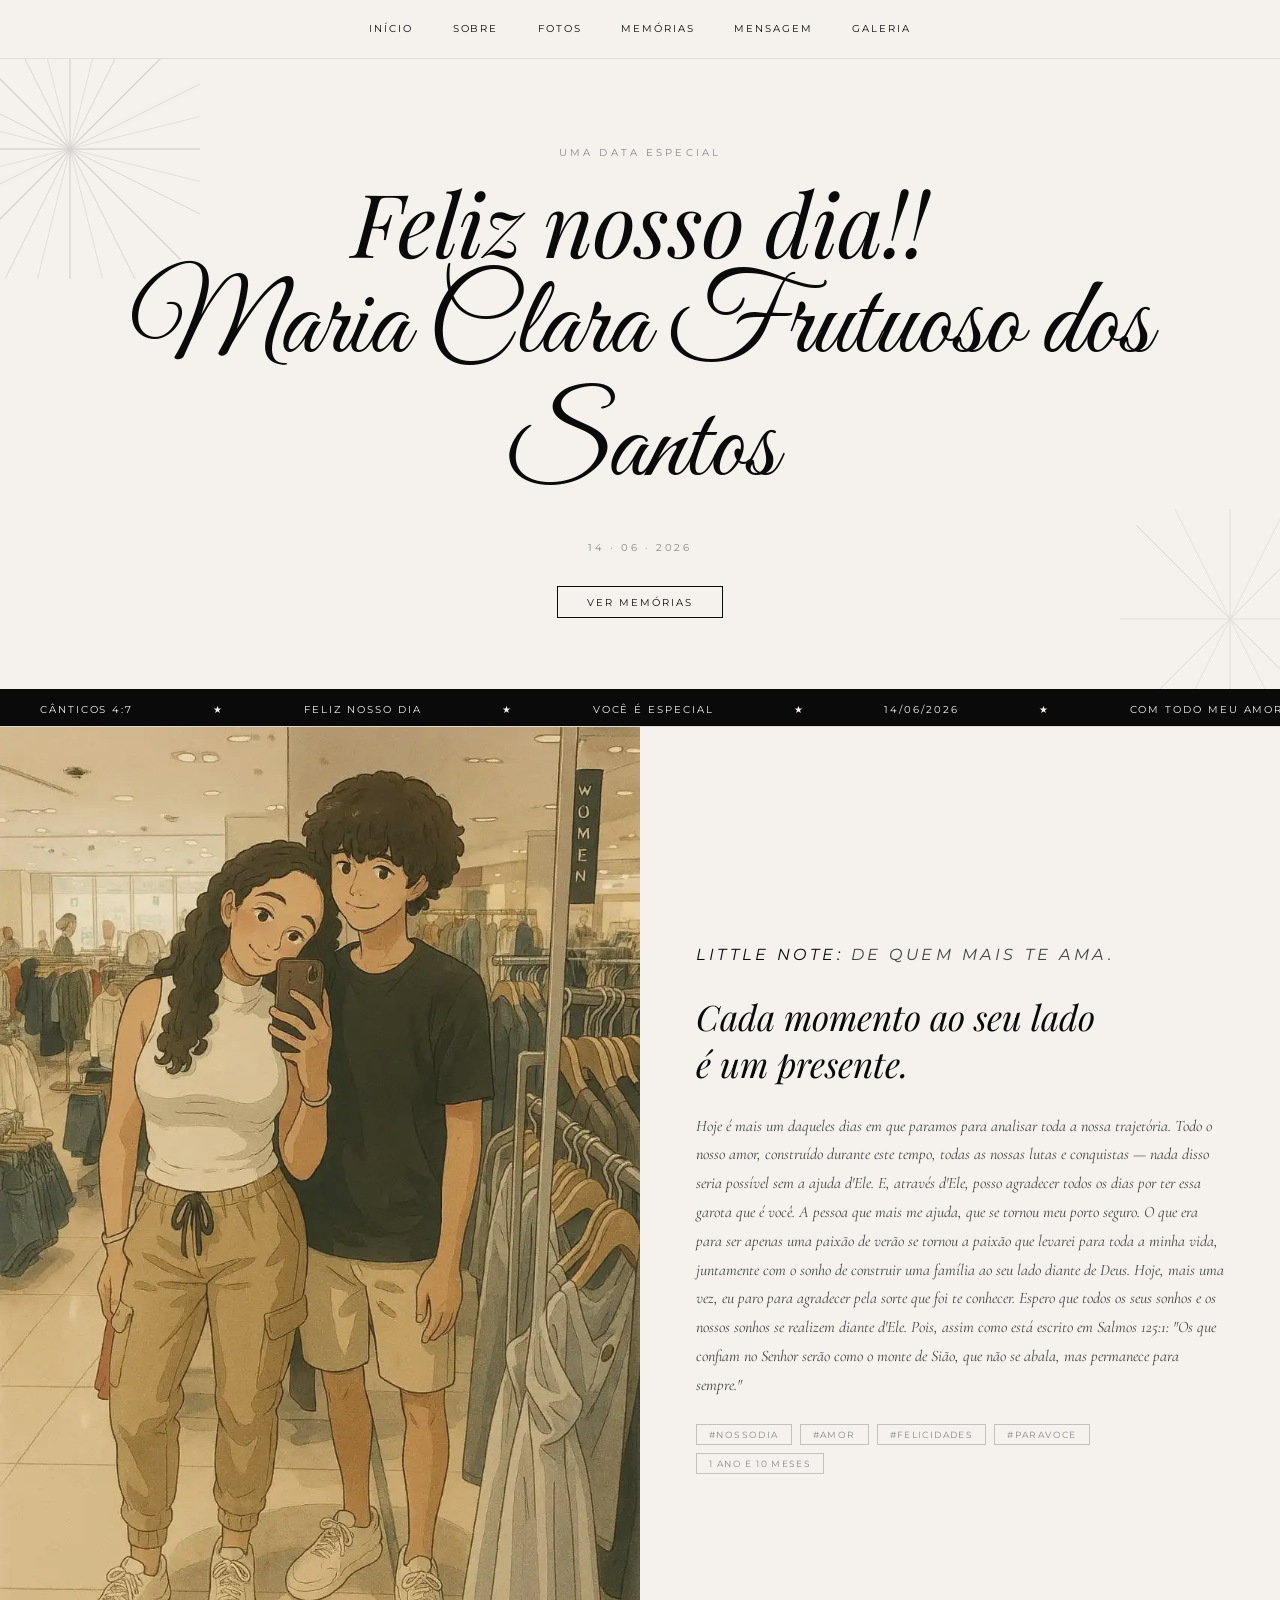
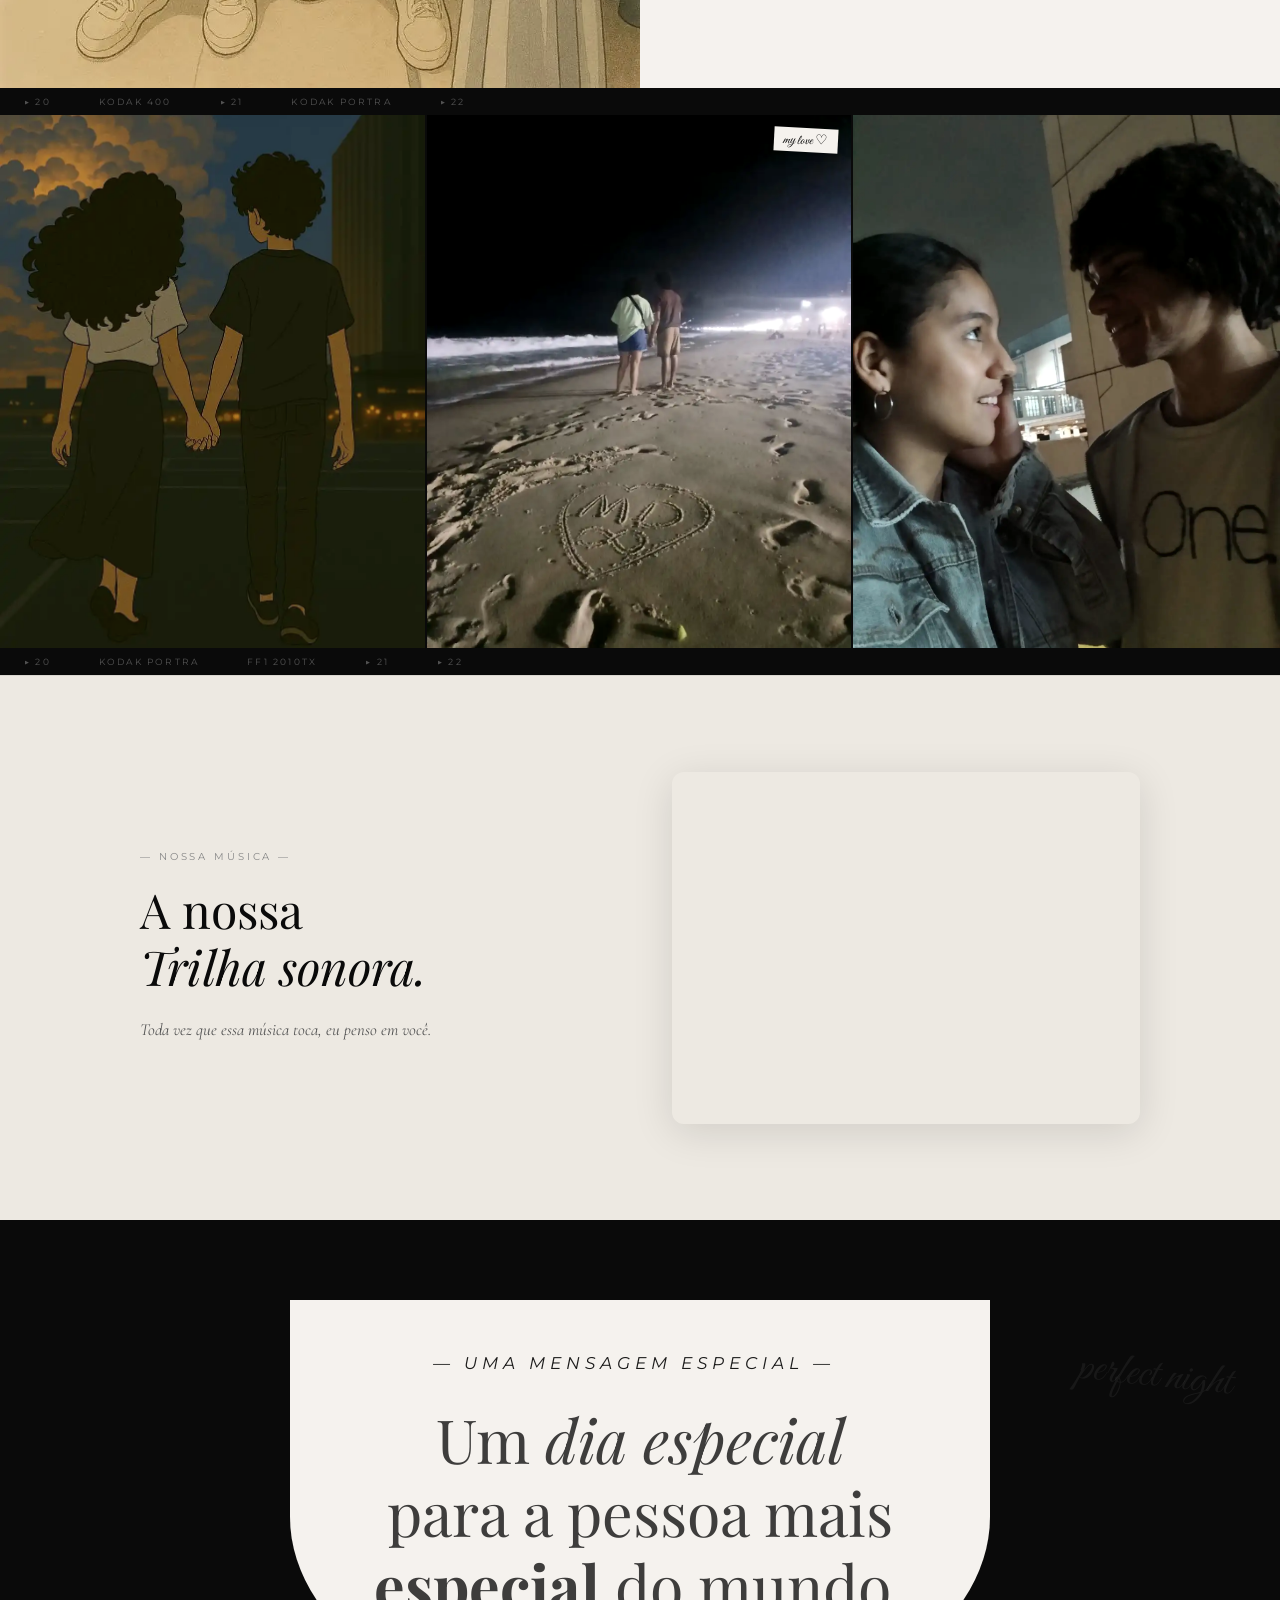
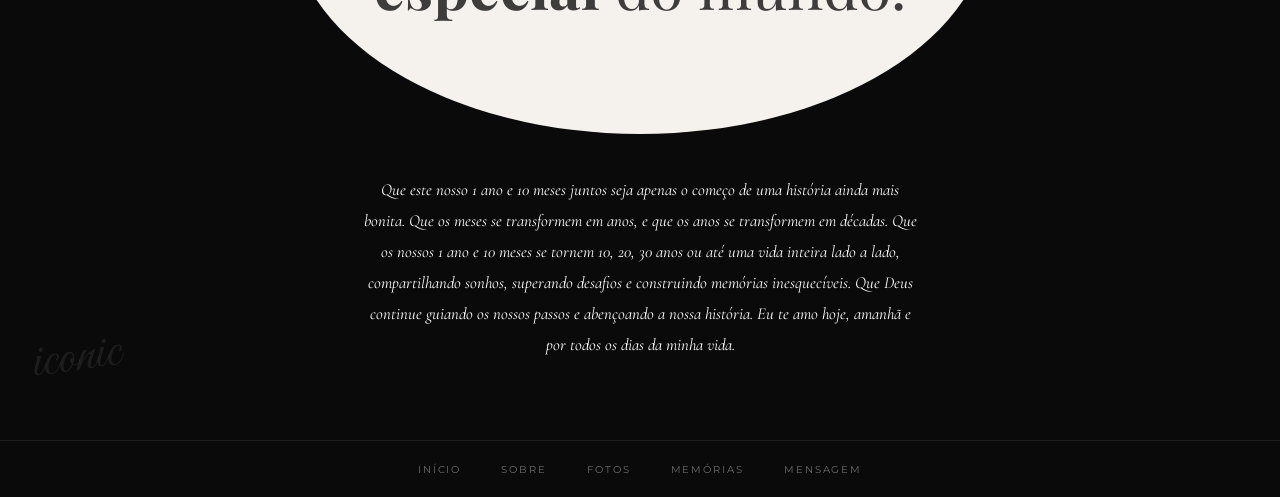
<file: index.html>
<!DOCTYPE html>
<html lang="pt-BR">
<head>
  <meta charset="UTF-8" />
  <meta name="viewport" content="width=device-width, initial-scale=1.0"/>
  <title>Happy Day...</title>

  <!-- Fontes -->
  <link rel="preconnect" href="https://fonts.googleapis.com">
  <link href="https://fonts.googleapis.com/css2?family=Playfair+Display:ital,wght@0,400;0,700;1,400&family=Great+Vibes&family=Cormorant+Garamond:ital,wght@0,300;0,400;1,300;1,400&family=Montserrat:wght@300;400;500&display=swap" rel="stylesheet">

  <!-- Estilos -->
  <link rel="stylesheet" href="style.css">
</head>
<body>

  <!-- ══ NAV ══════════════════════════════ -->
  <nav>
    <a href="#inicio">Início</a>
    <a href="#sobre">Sobre</a>
    <a href="#galeria">Fotos</a>
    <a href="#memorias">Memórias</a>
    <a href="#mensagem">Mensagem</a>
    <a href="fotos.html">Galeria</a>
  </nav>


  <!-- ══ HERO ═════════════════════════════ -->
  <section class="hero" id="inicio">

    <!-- Decoração: raios de sol (starburst) -->
    <svg class="hero-starburst" viewBox="0 0 200 200" fill="none" xmlns="http://www.w3.org/2000/svg">
      <line x1="100" y1="0"   x2="100" y2="200" stroke="black" stroke-width="1"/>
      <line x1="0"   y1="100" x2="200" y2="100" stroke="black" stroke-width="1"/>
      <line x1="15"  y1="15"  x2="185" y2="185" stroke="black" stroke-width="1"/>
      <line x1="185" y1="15"  x2="15"  y2="185" stroke="black" stroke-width="1"/>
      <line x1="50"  y1="0"   x2="150" y2="200" stroke="black" stroke-width=".7"/>
      <line x1="150" y1="0"   x2="50"  y2="200" stroke="black" stroke-width=".7"/>
      <line x1="0"   y1="50"  x2="200" y2="150" stroke="black" stroke-width=".7"/>
      <line x1="0"   y1="150" x2="200" y2="50"  stroke="black" stroke-width=".7"/>
      <line x1="75"  y1="0"   x2="125" y2="200" stroke="black" stroke-width=".5"/>
      <line x1="125" y1="0"   x2="75"  y2="200" stroke="black" stroke-width=".5"/>
      <line x1="0"   y1="75"  x2="200" y2="125" stroke="black" stroke-width=".5"/>
      <line x1="0"   y1="125" x2="200" y2="75"  stroke="black" stroke-width=".5"/>
    </svg>

    <svg class="hero-starburst-right" viewBox="0 0 200 200" fill="none" xmlns="http://www.w3.org/2000/svg">
      <line x1="100" y1="0"   x2="100" y2="200" stroke="black" stroke-width="1"/>
      <line x1="0"   y1="100" x2="200" y2="100" stroke="black" stroke-width="1"/>
      <line x1="15"  y1="15"  x2="185" y2="185" stroke="black" stroke-width="1"/>
      <line x1="185" y1="15"  x2="15"  y2="185" stroke="black" stroke-width="1"/>
      <line x1="50"  y1="0"   x2="150" y2="200" stroke="black" stroke-width=".7"/>
      <line x1="150" y1="0"   x2="50"  y2="200" stroke="black" stroke-width=".7"/>
    </svg>

    <div class="hero-content">
      <p class="hero-subtitle fade-up">uma data especial</p>
      <span class="hero-happy fade-up" style="transition-delay: .1s">Feliz nosso dia!!</span>
      <span class="hero-name  fade-up" style="transition-delay: .25s" id="hero-name">Maria Clara Frutuoso dos Santos</span>
      <p class="hero-date     fade-up" style="transition-delay: .4s"  id="hero-date">14 · 06 · 2026</p>
      <a href="#galeria" class="hero-btn fade-up" style="transition-delay: .5s">Ver Memórias</a>
    </div>

  </section>


  <!-- ══ TICKER ════════════════════════════ -->
  <div class="ticker-wrap">
    <div class="ticker-track" id="ticker">
    </div>
  </div>


  <!-- ══ FEATURE (nota + foto) ════════════ -->
  <section class="feature" id="sobre">

    <div class="feature-img">
      <img src="image/Foto01.webp" alt="foto destaque">
    </div>

    <div class="feature-text">
      <p class="feature-label"><em>Little Note:</em> de quem mais te ama.</p>
      <h2 id="feature-title">Cada momento ao seu lado<br>é um presente.</h2>
      <p id="feature-body">
        Hoje é o seu dia, e eu queria que você soubesse o quanto você é amada.
      </p>
      <div class="tags" id="tags">
      </div>
    </div>

  </section>


  <!-- ══ FILMSTRIP GALLERY ════════════════ -->
  <div class="filmstrip" id="galeria">

    <div class="filmstrip-label">
      <span>▶ 20</span>
      <span>KODAK 400</span>
      <span>▶ 21</span>
      <span>KODAK PORTRA</span>
      <span>▶ 22</span>
    </div>

    <div class="filmstrip-grid">
      <div class="film-cell">
        <img src="image/Foto02.webp" alt="foto destaque" loading="lazy">
      </div>

      <!-- CÉLULA 2 -->
      <div class="film-cell">
        <img src="image/Foto05.webp" alt="foto destaque" loading="lazy">
        <div class="film-sticker">my love ♡</div>
      </div>

      <!-- CÉLULA 3 -->
      <div class="film-cell">
        <img src="image/Foto04.webp" alt="foto destaque" loading="lazy">
      </div>

    </div><!-- /filmstrip-grid -->

    <div class="filmstrip-label-bottom">
      <span>▶ 20</span>
      <span>KODAK PORTRA</span>
      <span>FF1 2010TX</span>
      <span>▶ 21</span>
      <span>▶ 22</span>
    </div>

  </div><!-- /filmstrip -->


  <!-- ══ MUSIC ════════════════════════════ -->
  <section class="music-section" id="memorias">
    <div class="music-inner">

      <div class="music-text">
        <p class="music-label">— nossa música —</p>
        <h2 class="music-title">A nossa<br><em>Trilha sonora.</em></h2>
        <p class="music-body">
          Toda vez que essa música toca, eu penso em você.
        </p>
      </div>

      <div class="music-player">
        <iframe
          id="spotify-player"
          src="https://open.spotify.com/embed/track/2plbrEY59IikOBgBGLjaoe?si=ojZEU_enQ2-y54vm6IfKGw&theme=0"
          width="100%"
          height="352"
          frameborder="0"
          allowfullscreen
          allow="autoplay; clipboard-write; encrypted-media; fullscreen; picture-in-picture"
          loading="lazy"
        ></iframe>
      </div>

    </div>
  </section>


  <!-- ══ CLOSING ═══════════════════════════ -->
<section class="closing" id="mensagem">
  <div class="closing-scribble">iconic</div>
  <div class="closing-scribble2">perfect night</div>

  <div class="closing-balloon">
    <p class="closing-decor fade-up">— uma mensagem especial —</p>
    <h2 class="fade-up" style="transition-delay: .1s">
      Um <em>dia especial</em><br>
      para a pessoa mais<br>
      <strong>especial</strong> do mundo.
    </h2>
  </div>

  <p class="fade-up" style="transition-delay: .25s" id="closing-text">
    Que este não seja o último aniversário que a gente celebra juntos.
  </p>
</section>


  <!-- ══ FOOTER ════════════════════════════ -->
  <footer>
    <a href="#inicio">Início</a>
    <a href="#sobre">Sobre</a>
    <a href="#galeria">Fotos</a>
    <a href="#memorias">Memórias</a>
    <a href="#mensagem">Mensagem</a>
  </footer>


  <!-- Script -->
  <script src="script.js"></script>
</body>
</html>
</file>
<file: style.css>
/* ════════════════════════════════════════
   VARIÁVEIS GLOBAIS
════════════════════════════════════════ */
:root {
  --black:  #0a0a0a;
  --white:  #f5f2ee;
  --cream:  #ede9e2;
  --accent: #c8a97e;
  --gray:   #888;
}

/* ════════════════════════════════════════
   RESET & BASE
════════════════════════════════════════ */
*, *::before, *::after {
  box-sizing: border-box;
  margin: 0;
  padding: 0;
}

html { scroll-behavior: smooth; }

body {
  background: var(--white);
  color: var(--black);
  font-family: 'Cormorant Garamond', serif;
  overflow-x: hidden;
}

/* ════════════════════════════════════════
   NAV
════════════════════════════════════════ */
nav {
  display: flex;
  justify-content: center;
  gap: 2.5rem;
  padding: 1.4rem 2rem;
  background: var(--white);
  position: sticky;
  top: 0;
  z-index: 100;
  border-bottom: 1px solid rgba(0, 0, 0, 0.08);
}

nav a {
  font-family: 'Montserrat', sans-serif;
  font-size: .65rem;
  letter-spacing: .18em;
  text-transform: uppercase;
  text-decoration: none;
  color: var(--black);
  transition: color .2s;
}

nav a:hover { color: var(--accent); }

/* ════════════════════════════════════════
   HERO
════════════════════════════════════════ */
.hero {
  display: grid;
  place-items: center;
  min-height: 70vh;
  padding: 4rem 2rem 3rem;
  position: relative;
  overflow: hidden;
  background: var(--white);
}

.hero-starburst {
  position: absolute;
  left: -60px;
  top: -40px;
  width: 260px;
  opacity: .12;
  pointer-events: none;
}

.hero-starburst-right {
  position: absolute;
  right: -60px;
  bottom: -40px;
  width: 220px;
  opacity: .08;
  transform: rotate(180deg);
  pointer-events: none;
}

.hero-content {
  text-align: center;
  position: relative;
  z-index: 1;
}

.hero-subtitle {
  font-family: 'Montserrat', sans-serif;
  font-size: .65rem;
  letter-spacing: .3em;
  text-transform: uppercase;
  color: var(--gray);
  margin-bottom: 1.2rem;
}

.hero-happy {
  font-family: 'Playfair Display', serif;
  font-size: clamp(2.8rem, 7vw, 5.5rem);
  font-weight: 400;
  font-style: italic;
  line-height: 1;
  letter-spacing: -.01em;
  display: block;
}

.hero-name {
  font-family: 'Great Vibes', cursive;
  font-size: clamp(3.5rem, 9vw, 7rem);
  line-height: 1.1;
  display: block;
  color: var(--black);
}

.hero-date {
  margin-top: 1.8rem;
  font-family: 'Montserrat', sans-serif;
  font-size: .65rem;
  letter-spacing: .25em;
  text-transform: uppercase;
  color: var(--gray);
}

.hero-btn {
  display: inline-block;
  margin-top: 2rem;
  padding: .55rem 1.8rem;
  border: 1px solid var(--black);
  font-family: 'Montserrat', sans-serif;
  font-size: .62rem;
  letter-spacing: .2em;
  text-transform: uppercase;
  text-decoration: none;
  color: var(--black);
  transition: background .25s, color .25s;
}

.hero-btn:hover {
  background: var(--black);
  color: var(--white);
}

/* ════════════════════════════════════════
   TICKER
════════════════════════════════════════ */
.ticker-wrap {
  background: var(--black);
  color: var(--white);
  overflow: hidden;
  padding: .55rem 0;
  white-space: nowrap;
}

.ticker-track {
  display: inline-flex;
  animation: ticker 18s linear infinite;
}

.ticker-track span {
  font-family: 'Montserrat', sans-serif;
  font-size: .6rem;
  letter-spacing: .2em;
  text-transform: uppercase;
  padding: 0 2.5rem;
}

@keyframes ticker {
  from { transform: translateX(0); }
  to   { transform: translateX(-50%); }
}

/* ════════════════════════════════════════
   FEATURE (nota + foto destaque)
════════════════════════════════════════ */
.feature {
  display: grid;
  grid-template-columns: 1fr 1fr;
  min-height: 520px;
  border-top: 1px solid rgba(0, 0, 0, 0.1);
}

.feature-img {
  background: #ddd;
  overflow: hidden;
  position: relative;
}

.feature-img img {
  width: 100%;
  height: 100%;
  object-fit: cover;
  display: block;
  filter: grayscale(15%);
}

.feature-img .placeholder-img {
  width: 100%;
  height: 100%;
  min-height: 420px;
  background: linear-gradient(135deg, #d0c8be 0%, #b8b0a6 100%);
  display: flex;
  align-items: center;
  justify-content: center;
  flex-direction: column;
  gap: 1rem;
}

.feature-img .placeholder-img svg { opacity: .25; }

.feature-img .placeholder-img span {
  font-family: 'Montserrat', sans-serif;
  font-size: .6rem;
  letter-spacing: .2em;
  text-transform: uppercase;
  color: rgba(0, 0, 0, .4);
}

.feature-text {
  padding: 4rem 3.5rem;
  display: flex;
  flex-direction: column;
  justify-content: center;
  background: var(--white);
}

.feature-label {
  font-family: 'Montserrat', sans-serif;
  font-size: .6rem;
  letter-spacing: .22em;
  text-transform: uppercase;
  color: var(--gray);
  margin-bottom: 1.4rem;
}

.feature-label em {
  font-style: italic;
  color: var(--black);
}

.feature-text h2 {
  font-family: 'Playfair Display', serif;
  font-size: clamp(1.5rem, 3vw, 2.2rem);
  font-weight: 400;
  font-style: italic;
  line-height: 1.35;
  margin-bottom: 1.5rem;
}

.feature-text p {
  font-size: 1rem;
  line-height: 1.8;
  color: #444;
  font-style: italic;
}

.feature-text .tags {
  margin-top: 1.5rem;
  display: flex;
  flex-wrap: wrap;
  gap: .5rem;
}

.feature-text .tags span {
  font-family: 'Montserrat', sans-serif;
  font-size: .58rem;
  letter-spacing: .15em;
  text-transform: uppercase;
  border: 1px solid rgba(0, 0, 0, .2);
  padding: .25rem .75rem;
  color: var(--gray);
}

/* ════════════════════════════════════════
   FILMSTRIP GALLERY
════════════════════════════════════════ */
.filmstrip {
  background: var(--black);
  overflow: hidden;
}

.filmstrip-label,
.filmstrip-label-bottom {
  font-family: 'Montserrat', sans-serif;
  font-size: .55rem;
  letter-spacing: .25em;
  text-transform: uppercase;
  color: rgba(255, 255, 255, .3);
  padding: .5rem 1.5rem;
  display: flex;
  gap: 3rem;
}

.filmstrip-grid {
  display: grid;
  grid-template-columns: repeat(3, 1fr);
}

.film-cell {
  position: relative;
  aspect-ratio: 4 / 5;
  overflow: hidden;
  border-right: 2px solid var(--black);
}

.film-cell:last-child { border-right: none; }

.film-cell img {
  width: 100%;
  height: 100%;
  object-fit: cover;
  filter: contrast(1.05) saturate(.85);
  transition: transform .5s ease, filter .4s;
}

.film-cell:hover img {
  transform: scale(1.04);
  filter: contrast(1.1) saturate(1);
}

.film-cell .film-placeholder {
  width: 100%;
  height: 100%;
  background: linear-gradient(145deg, #1a1a1a, #2d2d2d);
  display: flex;
  align-items: center;
  justify-content: center;
  flex-direction: column;
  gap: .8rem;
}

.film-cell .film-placeholder svg { opacity: .2; }

.film-cell .film-placeholder span {
  font-family: 'Montserrat', sans-serif;
  font-size: .55rem;
  letter-spacing: .2em;
  text-transform: uppercase;
  color: rgba(255, 255, 255, .25);
}

.film-cell .film-label {
  position: absolute;
  bottom: 0; left: 0; right: 0;
  background: linear-gradient(transparent, rgba(0, 0, 0, .7));
  padding: 2rem .8rem .5rem;
}

.film-cell .film-label span {
  font-family: 'Montserrat', sans-serif;
  font-size: .5rem;
  letter-spacing: .18em;
  text-transform: uppercase;
  color: rgba(255, 255, 255, .5);
}

.film-cell .film-sticker {
  position: absolute;
  top: .8rem; right: .8rem;
  background: var(--white);
  font-family: 'Great Vibes', cursive;
  font-size: .85rem;
  padding: .2rem .6rem;
  transform: rotate(3deg);
  box-shadow: 1px 2px 6px rgba(0, 0, 0, .3);
  color: var(--black);
}

/* ════════════════════════════════════════
   MUSIC SECTION
════════════════════════════════════════ */
.music-section {
  background: var(--cream);
  padding: 6rem 2rem;
  border-top: 1px solid rgba(0, 0, 0, 0.08);
}

.music-inner {
  max-width: 1000px;
  margin: 0 auto;
  display: grid;
  grid-template-columns: 1fr 1fr;
  gap: 4rem;
  align-items: center;
}

.music-label {
  font-family: 'Montserrat', sans-serif;
  font-size: .6rem;
  letter-spacing: .3em;
  text-transform: uppercase;
  color: var(--gray);
  margin-bottom: 1.2rem;
}

.music-title {
  font-family: 'Playfair Display', serif;
  font-size: clamp(2rem, 4vw, 3rem);
  font-weight: 400;
  line-height: 1.2;
  margin-bottom: 1.2rem;
  color: var(--black);
}

.music-title em { font-style: italic; }

.music-body {
  font-family: 'Cormorant Garamond', serif;
  font-size: 1.05rem;
  line-height: 1.8;
  color: #555;
  font-style: italic;
}

.music-player {
  border-radius: 12px;
  overflow: hidden;
  box-shadow: 0 8px 40px rgba(0, 0, 0, 0.12);
}

.music-player iframe {
  display: block;
  border-radius: 12px;
}

/* ════════════════════════════════════════
   CLOSING
════════════════════════════════════════ */
.closing {
  background: var(--black);
  color: var(--white);
  min-height: 60vh;
  display: flex;
  flex-direction: column;
  align-items: center;
  justify-content: center;
  position: relative;
  overflow: hidden;
  padding: 5rem 2rem;
  text-align: center;
}

.closing-balloon {
  background: var(--white);
  color: var(--black);
  border-radius: 0 0 50% 50%;
  width: 80vw;
  max-width: 700px;
  padding: 3rem 4rem 5rem;
  text-align: center;
  position: relative;
  z-index: 1;
  margin-bottom: 2.5rem;
}

.closing-balloon .closing-decor {
  color: rgba(0, 0, 0, 0.89);
}

.closing-balloon h2 {
  color: var(--black);
}

.closing-scribble {
  position: absolute;
  left: 2rem; bottom: 3rem;
  font-family: 'Great Vibes', cursive;
  font-size: 3.5rem;
  color: rgba(255, 255, 255, .08);
  transform: rotate(-8deg);
  pointer-events: none;
}

.closing-scribble2 {
  position: absolute;
  right: 3rem; top: 8rem;
  font-family: 'Great Vibes', cursive;
  font-size: 2.8rem;
  color: rgba(255, 255, 255, .06);
  transform: rotate(6deg);
  pointer-events: none;
}

.closing-decor {
  font-family: 'Montserrat', sans-serif;
  font-size: .6rem;
  letter-spacing: .3em;
  text-transform: uppercase;
  color: rgba(255, 255, 255, .35);
  margin-bottom: 1.5rem;
}

.closing h2 {
  font-family: 'Playfair Display', serif;
  font-size: clamp(2rem, 5vw, 3.8rem);
  font-weight: 400;
  line-height: 1.2;
  margin-bottom: 2rem;
}

.closing h2 em   { font-style: italic; }
.closing h2 strong { font-weight: 700; }
.closing h2 {color: rgba(0, 0, 0, 0.75);}

.closing p {
  font-size: 1.05rem;
  line-height: 1.85;
  color: rgb(255, 255, 255);
  max-width: 560px;
  font-style: italic;
}


footer {
  background: var(--black);
  border-top: 1px solid rgba(255, 255, 255, .08);
  display: flex;
  justify-content: center;
  gap: 2.5rem;
  padding: 1.4rem;
}

footer a {
  font-family: 'Montserrat', sans-serif;
  font-size: .6rem;
  letter-spacing: .2em;
  text-transform: uppercase;
  text-decoration: none;
  color: rgba(255, 255, 255, .4);
  transition: color .2s;
}

footer a:hover { color: var(--white); }

/*
   ANIMAÇÕES
*/
.fade-up {
  opacity: 0;
  transform: translateY(28px);
  transition: opacity .8s ease, transform .8s ease;
}

.fade-up.visible {
  opacity: 1;
  transform: translateY(0);
}

/* 
   RESPONSIVO — TABLET (max 900px)
 */
@media (max-width: 900px) {
  .closing-balloon {
    width: 92vw;
    padding: 2.5rem 2.5rem 4rem;
  }
  .closing h2 { font-size: clamp(1.8rem, 4vw, 3rem); }
}

/* 
   RESPONSIVO — MOBILE (max 700px)
*/
@media (max-width: 700px) {

  /* NAV */
  nav {
    gap: .8rem 1.2rem;
    flex-wrap: wrap;
    justify-content: center;
    padding: 1rem;
  }
  nav a { font-size: .58rem; }

  /* HERO */
  .hero { padding: 3rem 1.5rem 2.5rem; min-height: 60vh; }
  .hero-starburst       { width: 160px; left: -40px; top: -20px; }
  .hero-starburst-right { width: 130px; right: -30px; }
  .hero-btn { margin-top: 1.5rem; }

  /* MUSIC */
  .music-inner {
    grid-template-columns: 1fr;
    gap: 2rem;
    text-align: center;
  }

  .music-player iframe { height: 200px; }

  /* FEATURE */
  .feature { grid-template-columns: 1fr; }
  .feature-img { min-height: 300px; max-height: 420px; }
  .feature-text { padding: 2rem 1.5rem; }
  .feature-text h2 { font-size: 1.5rem; }

  /* FILMSTRIP — 3 fotos em coluna única, sem corte */
  .filmstrip-grid { grid-template-columns: 1fr; }

  .film-cell {
    aspect-ratio: unset;
    height: 280px;
    border-right: none;
    border-bottom: 2px solid var(--black);
  }

  .film-cell:last-child { border-bottom: none; }

  /* garante que todas as 3 células apareçam */
  .film-cell:nth-child(2),
  .film-cell:nth-child(3) { display: block; }

  .filmstrip-label,
  .filmstrip-label-bottom { gap: 1.5rem; font-size: .48rem; }

  /* CLOSING */
  .closing { padding: 0 1rem 3rem; }

  .closing-balloon {
    width: 100vw;
    max-width: 100vw;
    border-radius: 0 0 50% 50%;
    padding: 2.5rem 1.8rem 4rem;
    margin-bottom: 2rem;
  }

  .closing h2 {
    font-size: clamp(1.6rem, 6vw, 2.5rem);
    margin-bottom: 1.2rem;
  }

  .closing p { font-size: .95rem; padding: 0 .5rem; }

  .closing-scribble  { font-size: 2.2rem; left: 1rem; bottom: 1.5rem; }
  .closing-scribble2 { font-size: 1.8rem; right: 1rem; top: 5rem; }

  /* FOOTER */
  footer { flex-wrap: wrap; gap: .8rem 1.5rem; padding: 1.2rem 1rem; }
  footer a { font-size: .55rem; }
}
</file>
